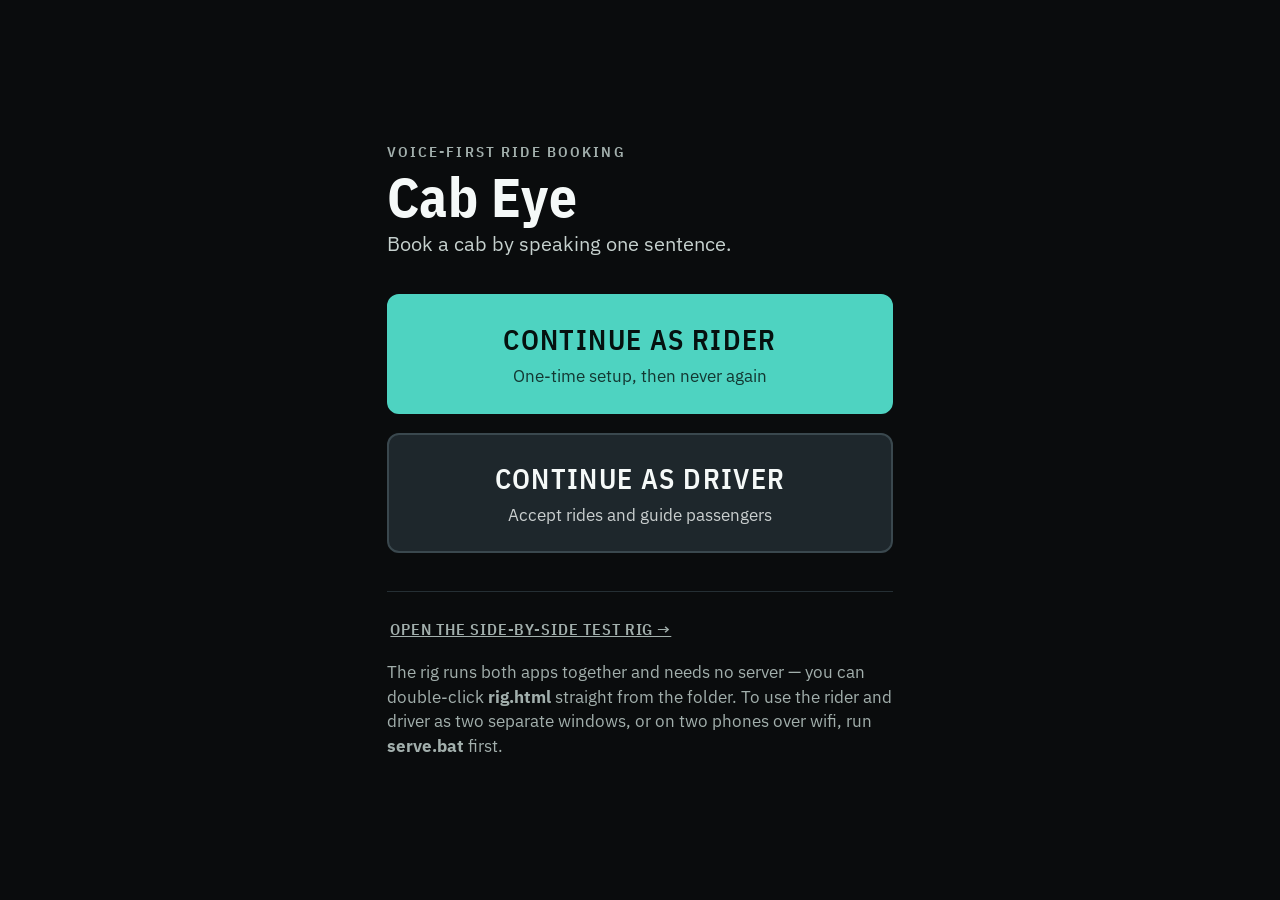
<file: index.html>
<!doctype html>
<html lang="en">
<head>
<meta charset="utf-8">
<meta name="viewport" content="width=device-width,initial-scale=1">
<title>Cab Eye</title>
<link rel="preconnect" href="https://fonts.googleapis.com">
<link rel="preconnect" href="https://fonts.gstatic.com" crossorigin>
<link rel="stylesheet" href="https://fonts.googleapis.com/css2?family=IBM+Plex+Mono:wght@400;500;600&family=IBM+Plex+Sans+Condensed:wght@500;600;700&family=IBM+Plex+Sans:wght@400;500;600;700&display=swap">
<link rel="stylesheet" href="css/theme.css">
<style>
  .shell{justify-content:center;gap:2rem}
  .mark{display:flex;flex-direction:column;gap:.4rem}
  .mark .name{font-family:var(--cond);font-size:2.9rem;font-weight:700;line-height:1;letter-spacing:.01em}
  .mark .tag{font-size:1.05rem;color:var(--ink-dim)}
  .roles{display:flex;flex-direction:column;gap:1rem}
  .foot{display:flex;flex-direction:column;gap:.7rem;padding-top:1rem;border-top:1px solid var(--line-soft)}
</style>
</head>
<body>

<main class="shell">

  <div class="mark">
    <span class="lbl">Voice-first ride booking</span>
    <span class="name">Cab&nbsp;Eye</span>
    <span class="tag">Book a cab by speaking one sentence.</span>
  </div>

  <div class="roles">
    <button class="act pri huge" id="go-rider">
      <span id="rider-label">Continue as Rider</span>
      <span class="sub" id="rider-sub">Voice booking, no screen needed</span>
    </button>

    <button class="act huge" id="go-driver">
      Continue as Driver
      <span class="sub">Accept rides and guide passengers</span>
    </button>
  </div>

  <div class="foot">
    <a class="linkbtn" href="rig.html">Open the side-by-side test rig →</a>
    <p class="tiny">
      The rig runs both apps together and needs no server — you can double-click
      <b>rig.html</b> straight from the folder. To use the rider and driver as two
      separate windows, or on two phones over wifi, run <b>serve.bat</b> first.
    </p>
  </div>

</main>

<script src="js/auth.js"></script>
<script>
  // A rider who has already been set up never sees a login screen again.
  if(CE.auth.riderReady()){
    document.getElementById("rider-sub").textContent =
      "Signed in as " + (CE.auth.session("rider").name || "Rider") + " — opens straight into the mic";
  } else {
    document.getElementById("rider-sub").textContent = "One-time setup, then never again";
  }

  document.getElementById("go-rider").addEventListener("click", ()=>{
    location.href = CE.auth.riderReady() ? "rider.html" : "login.html?role=rider";
  });

  document.getElementById("go-driver").addEventListener("click", ()=>{
    location.href = CE.auth.driverReady() ? "driver.html" : "login.html?role=driver";
  });
</script>
</body>
</html>
</file>
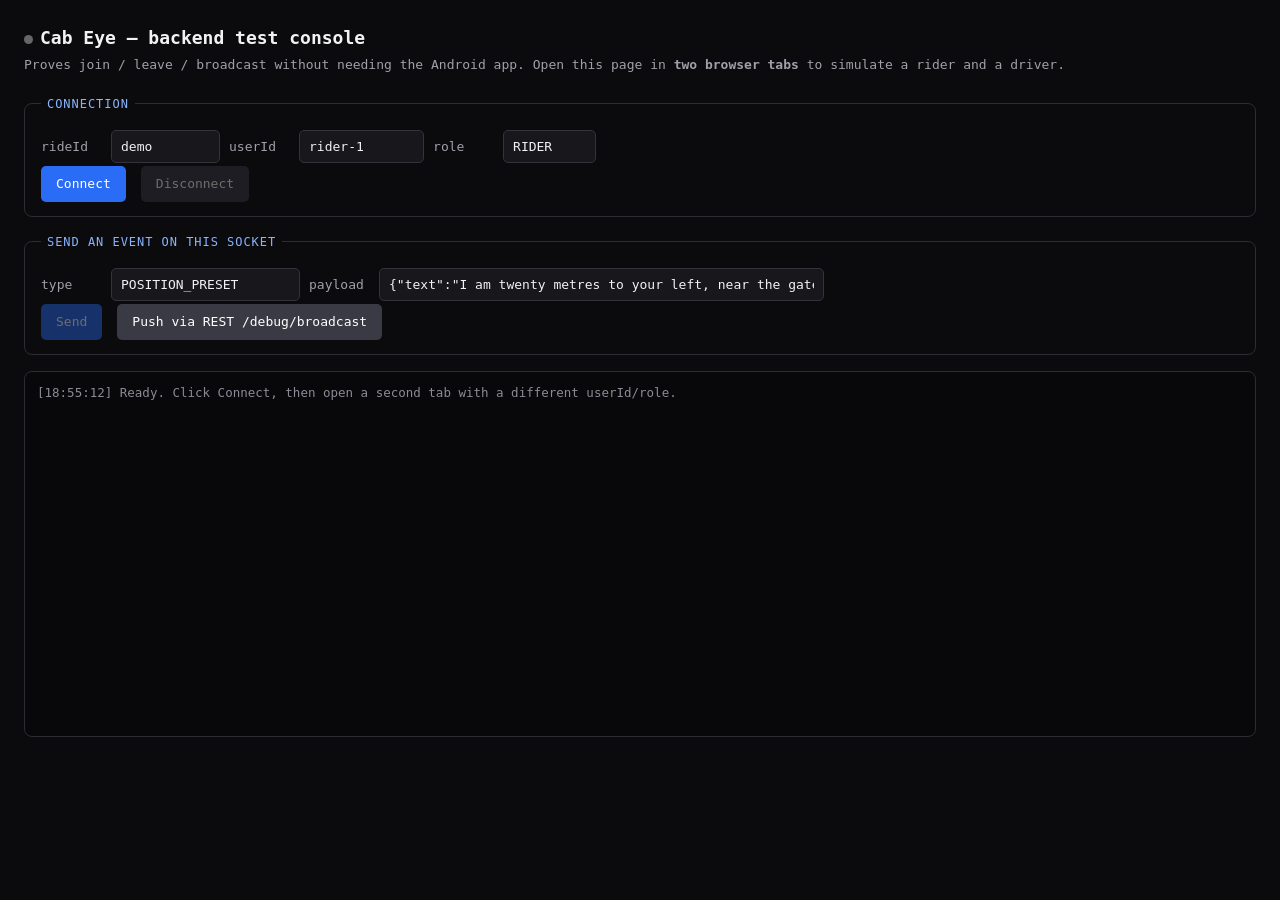
<file: backend/src/main/resources/static/index.html>
<!DOCTYPE html>
<html lang="en">
<head>
<meta charset="utf-8">
<meta name="viewport" content="width=device-width, initial-scale=1">
<title>Cab Eye — backend test console</title>
<style>
  :root { color-scheme: dark; }
  body { margin:0; padding:24px; background:#0b0b0d; color:#f2f2f4;
         font:15px/1.5 ui-monospace, "Cascadia Code", Consolas, monospace; }
  h1 { font-size:18px; margin:0 0 4px; }
  p.sub { margin:0 0 20px; color:#a0a0aa; font-size:13px; }
  fieldset { border:1px solid #2c2c33; border-radius:8px; margin:0 0 16px; padding:14px 16px; }
  legend { color:#8ab4ff; font-size:12px; text-transform:uppercase; letter-spacing:.08em; padding:0 6px; }
  label { display:inline-block; min-width:70px; color:#a0a0aa; font-size:13px; }
  input { background:#17171c; border:1px solid #33333c; color:#f2f2f4; border-radius:5px;
          padding:6px 9px; font:inherit; font-size:13px; margin:3px 0; }
  button { background:#2b6cf6; border:0; color:#fff; border-radius:5px; padding:8px 15px;
           font:inherit; font-size:13px; cursor:pointer; margin-right:6px; }
  button.alt { background:#3a3a44; }
  button:disabled { opacity:.4; cursor:not-allowed; }
  #log { background:#08080a; border:1px solid #2c2c33; border-radius:8px; padding:12px;
         height:340px; overflow-y:auto; white-space:pre-wrap; font-size:12.5px; }
  .in   { color:#7ee787; }
  .out  { color:#8ab4ff; }
  .meta { color:#8b8b96; }
  .err  { color:#ff7b72; }
  #dot { display:inline-block; width:9px; height:9px; border-radius:50%; background:#666; margin-right:7px; }
  #dot.on { background:#7ee787; }
</style>
</head>
<body>

<h1><span id="dot"></span>Cab Eye — backend test console</h1>
<p class="sub">Proves join / leave / broadcast without needing the Android app.
Open this page in <b>two browser tabs</b> to simulate a rider and a driver.</p>

<fieldset>
  <legend>Connection</legend>
  <label for="ride">rideId</label><input id="ride" value="demo" size="10">
  <label for="user">userId</label><input id="user" value="rider-1" size="12">
  <label for="role">role</label><input id="role" value="RIDER" size="8"><br>
  <button id="connect">Connect</button>
  <button id="disconnect" class="alt" disabled>Disconnect</button>
</fieldset>

<fieldset>
  <legend>Send an event on this socket</legend>
  <label for="type">type</label><input id="type" value="POSITION_PRESET" size="20">
  <label for="payload">payload</label><input id="payload" value='{"text":"I am twenty metres to your left, near the gate"}' size="52"><br>
  <button id="send" disabled>Send</button>
  <button id="serverPush" class="alt">Push via REST /debug/broadcast</button>
</fieldset>

<div id="log"></div>

<script>
  let ws = null;
  const $ = id => document.getElementById(id);
  const logEl = $('log');

  function log(cls, text) {
    const time = new Date().toTimeString().slice(0, 8);
    const line = document.createElement('div');
    line.className = cls;
    line.textContent = `[${time}] ${text}`;
    logEl.appendChild(line);
    logEl.scrollTop = logEl.scrollHeight;
  }

  function setConnected(on) {
    $('dot').classList.toggle('on', on);
    $('connect').disabled = on;
    $('disconnect').disabled = !on;
    $('send').disabled = !on;
  }

  $('connect').onclick = () => {
    const proto = location.protocol === 'https:' ? 'wss' : 'ws';
    const url = `${proto}://${location.host}/ws/ride`
              + `?rideId=${encodeURIComponent($('ride').value)}`
              + `&userId=${encodeURIComponent($('user').value)}`
              + `&role=${encodeURIComponent($('role').value)}`;
    log('meta', `connecting -> ${url}`);

    ws = new WebSocket(url);
    ws.onopen    = ()  => { setConnected(true);  log('meta', 'socket OPEN'); };
    ws.onmessage = e   => log('in',  'RECV  ' + e.data);
    ws.onerror   = ()  => log('err', 'socket ERROR (is the backend running on this port?)');
    ws.onclose   = e   => { setConnected(false); log('meta', `socket CLOSED code=${e.code}`); };
  };

  $('disconnect').onclick = () => ws && ws.close();

  $('send').onclick = () => {
    let payload;
    try {
      payload = $('payload').value.trim() ? JSON.parse($('payload').value) : {};
    } catch (err) {
      log('err', 'payload is not valid JSON: ' + err.message);
      return;
    }
    const msg = JSON.stringify({ type: $('type').value, payload });
    ws.send(msg);
    log('out', 'SEND  ' + msg);
    log('meta', 'note: the server echoes to the OTHER tab only, never back to the sender');
  };

  $('serverPush').onclick = async () => {
    const url = `/debug/broadcast?rideId=${encodeURIComponent($('ride').value)}`
              + `&type=${encodeURIComponent($('type').value)}`;
    try {
      const res  = await fetch(url, {
        method: 'POST',
        headers: { 'Content-Type': 'application/json' },
        body: $('payload').value.trim() || '{}'
      });
      const body = await res.json();
      log('out', `REST  POST ${url} -> delivered to ${body.delivered} session(s)`);
    } catch (err) {
      log('err', 'REST call failed: ' + err.message);
    }
  };

  log('meta', 'Ready. Click Connect, then open a second tab with a different userId/role.');
</script>

</body>
</html>
</file>
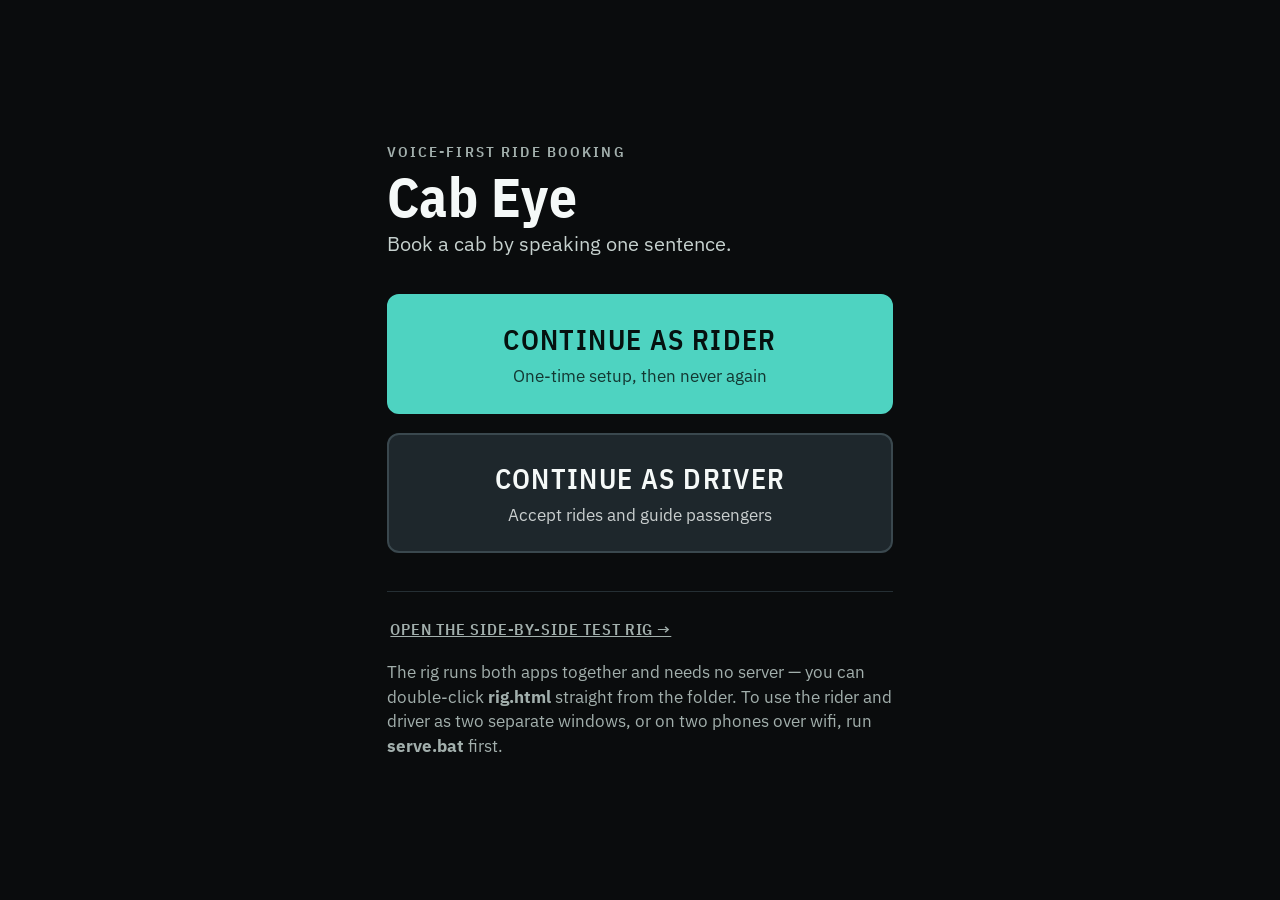
<file: driver.html>
<!doctype html>
<html lang="en">
<head>
<meta charset="utf-8">
<meta name="viewport" content="width=device-width,initial-scale=1">
<title>Cab Eye — Driver</title>
<link rel="preconnect" href="https://fonts.googleapis.com">
<link rel="preconnect" href="https://fonts.gstatic.com" crossorigin>
<link rel="stylesheet" href="https://fonts.googleapis.com/css2?family=IBM+Plex+Mono:wght@400;500;600&family=IBM+Plex+Sans+Condensed:wght@500;600;700&family=IBM+Plex+Sans:wght@400;500;600;700&display=swap">
<link rel="stylesheet" href="css/theme.css">
<style>
  body{overflow:hidden}
  .shell{height:100vh}
  #screen{flex:1;min-height:0;display:flex;flex-direction:column;gap:.9rem}
  .fill{flex:1;min-height:0;display:flex;flex-direction:column;justify-content:center;gap:.2rem}
  .fill.mid-center{align-items:center;text-align:center;gap:.7rem}
  .presets{display:flex;flex-direction:column;gap:.55rem}
  .preset{
    background:var(--raised);border:2px solid var(--line);border-radius:var(--r);
    padding:.9rem 1rem;font-size:1.05rem;text-align:left;line-height:1.35;color:var(--ink);
  }
  .preset:hover{background:var(--raised-2);border-color:var(--ink-faint)}
  .code{
    font-family:var(--mono);font-size:2.2rem;font-weight:600;letter-spacing:.18em;
    color:var(--teal);text-align:center;
  }
</style>
</head>
<body>

<main class="shell">
  <div class="topbar">
    <div>
      <div class="who" id="hello">Driver</div>
      <div class="role" id="vehicle"></div>
    </div>
    <div style="display:flex;gap:.9rem;align-items:center">
      <button class="linkbtn" id="b-auto">Auto: off</button>
      <button class="linkbtn" id="b-out">Sign out</button>
    </div>
  </div>

  <div id="screen"></div>
</main>

<script src="js/auth.js"></script>
<script src="js/bus.js"></script>
<script src="js/driver.js"></script>
</body>
</html>
</file>
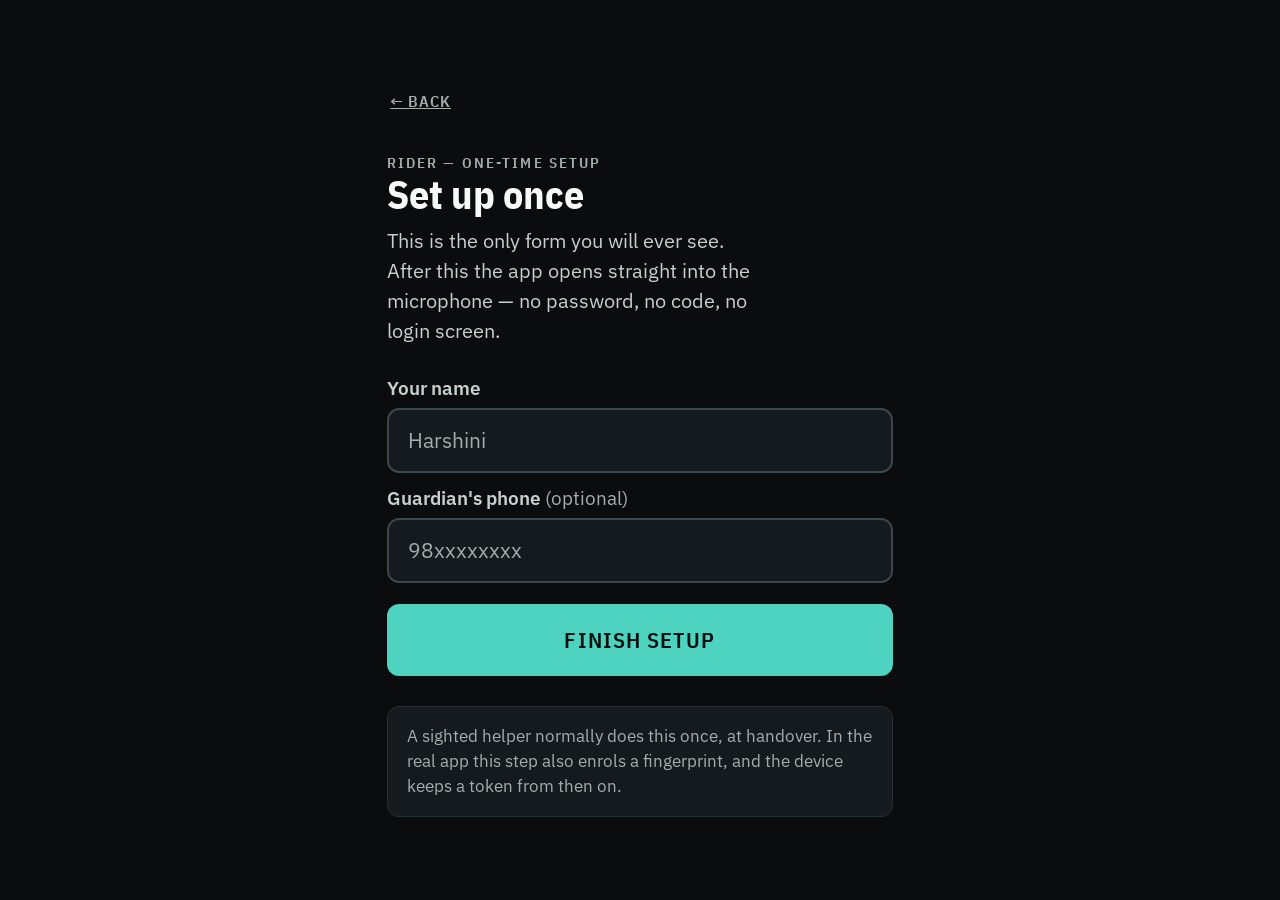
<file: login.html>
<!doctype html>
<html lang="en">
<head>
<meta charset="utf-8">
<meta name="viewport" content="width=device-width,initial-scale=1">
<title>Sign in — Cab Eye</title>
<link rel="preconnect" href="https://fonts.googleapis.com">
<link rel="preconnect" href="https://fonts.gstatic.com" crossorigin>
<link rel="stylesheet" href="https://fonts.googleapis.com/css2?family=IBM+Plex+Mono:wght@400;500;600&family=IBM+Plex+Sans+Condensed:wght@500;600;700&family=IBM+Plex+Sans:wght@400;500;600;700&display=swap">
<link rel="stylesheet" href="css/theme.css">
<style>
  .shell{justify-content:center;gap:1.6rem}
  form{display:flex;flex-direction:column;gap:1.1rem}
  .hint-box{background:var(--panel);border:1px solid var(--line-soft);
            border-radius:var(--r);padding:.9rem 1rem}
</style>
</head>
<body>

<main class="shell">
  <a class="linkbtn" href="index.html">← Back</a>

  <div>
    <span class="lbl" id="eyebrow">Sign in</span>
    <h1 class="big" id="heading">Sign in</h1>
    <p class="say" id="blurb" style="margin-top:.5rem"></p>
  </div>

  <div id="error" class="err" hidden></div>

  <form id="form" novalidate>
    <div id="fields" class="stack"></div>
    <button class="act pri" type="submit" id="submit">Continue</button>
  </form>

  <div class="hint-box" id="hint"></div>
</main>

<script src="js/auth.js"></script>
<script>
const role = new URLSearchParams(location.search).get("role") === "driver" ? "driver" : "rider";
const $ = id => document.getElementById(id);

if(role === "rider"){
  $("eyebrow").textContent = "Rider — one-time setup";
  $("heading").textContent = "Set up once";
  $("blurb").textContent =
    "This is the only form you will ever see. After this the app opens straight into the microphone — no password, no code, no login screen.";
  $("fields").innerHTML = `
    <div class="field">
      <label for="name">Your name</label>
      <input id="name" name="name" type="text" autocomplete="name" placeholder="Harshini" required>
    </div>
    <div class="field">
      <label for="guardian">Guardian's phone <span style="color:var(--ink-faint);font-weight:400">(optional)</span></label>
      <input id="guardian" name="guardian" type="tel" autocomplete="tel" placeholder="98xxxxxxxx">
    </div>`;
  $("submit").textContent = "Finish setup";
  $("hint").innerHTML = `<p class="tiny">
    A sighted helper normally does this once, at handover. In the real app this
    step also enrols a fingerprint, and the device keeps a token from then on.</p>`;
} else {
  $("eyebrow").textContent = "Driver";
  $("heading").textContent = "Driver sign in";
  $("blurb").textContent = "Conventional login — you are sighted, so a normal form is the right tool here.";
  $("fields").innerHTML = `
    <div class="field">
      <label for="email">Email</label>
      <input id="email" name="email" type="email" autocomplete="username" placeholder="ravi@cabeye.test" required>
    </div>
    <div class="field">
      <label for="pass">Password</label>
      <input id="pass" name="pass" type="password" autocomplete="current-password" placeholder="••••••••" required>
    </div>`;
  $("submit").textContent = "Sign in";
  $("hint").innerHTML = `<p class="tiny"><b>Demo accounts</b><br>
    ravi@cabeye.test &nbsp;·&nbsp; suresh@cabeye.test<br>
    password for both: <span class="mono">driver123</span></p>`;
}

$("form").addEventListener("submit", e=>{
  e.preventDefault();
  $("error").hidden = true;

  if(role === "rider"){
    const name = $("name").value.trim();
    if(!name){ fail("Please enter a name so the app can greet you."); return; }
    CE.auth.setupRider({name, guardian: $("guardian").value});
    location.href = "rider.html";
  } else {
    const s = CE.auth.loginDriver($("email").value, $("pass").value);
    if(!s){ fail("That email and password don't match. Try ravi@cabeye.test / driver123."); return; }
    location.href = "driver.html";
  }
});

function fail(msg){
  const e = $("error");
  e.textContent = msg;
  e.hidden = false;
  e.scrollIntoView({block:"nearest"});
}
</script>
</body>
</html>
</file>
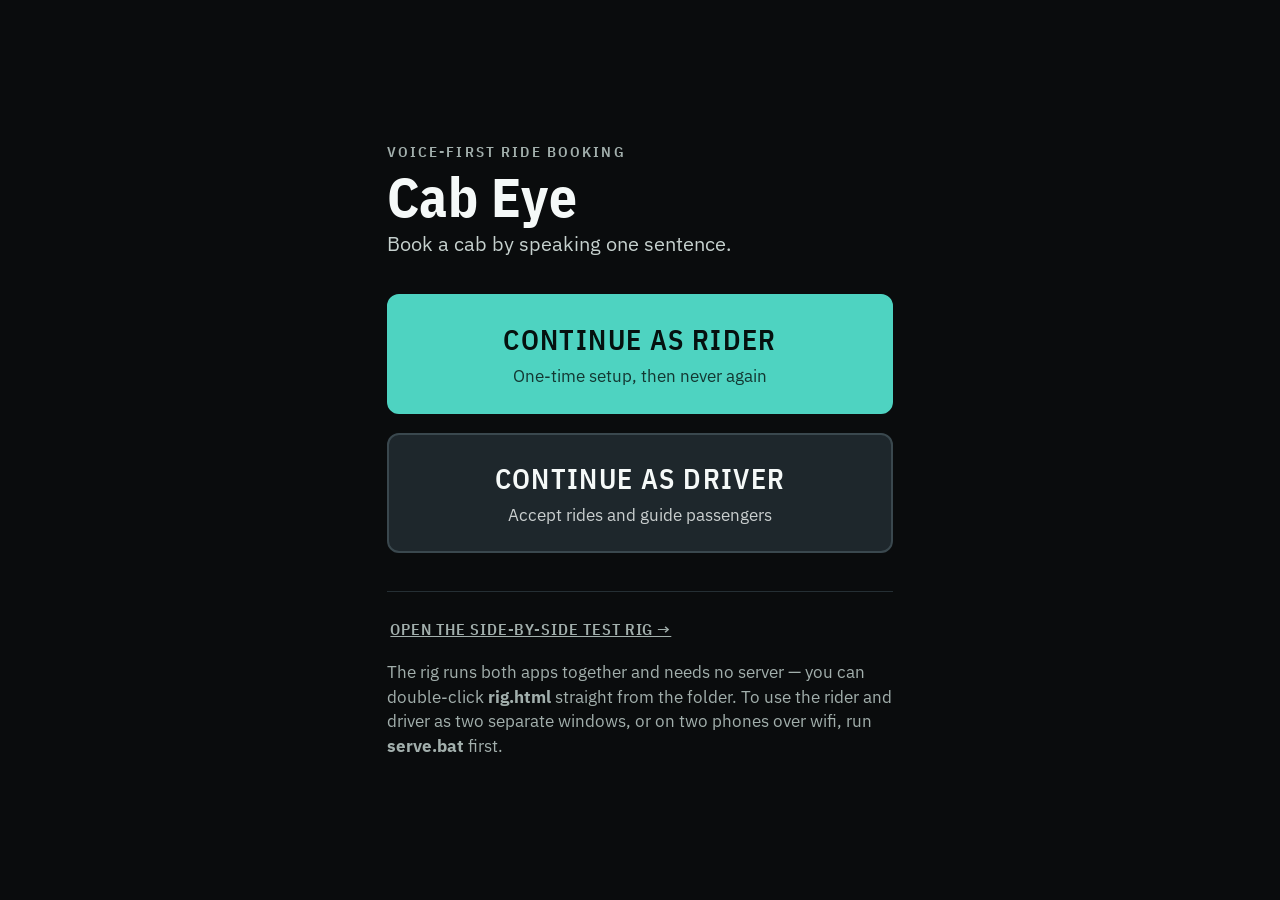
<file: rider.html>
<!doctype html>
<html lang="en">
<head>
<meta charset="utf-8">
<meta name="viewport" content="width=device-width,initial-scale=1">
<title>Cab Eye — Rider</title>
<link rel="preconnect" href="https://fonts.googleapis.com">
<link rel="preconnect" href="https://fonts.gstatic.com" crossorigin>
<link rel="stylesheet" href="https://fonts.googleapis.com/css2?family=IBM+Plex+Mono:wght@400;500;600&family=IBM+Plex+Sans+Condensed:wght@500;600;700&family=IBM+Plex+Sans:wght@400;500;600;700&display=swap">
<link rel="stylesheet" href="css/theme.css">
<style>
  body{overflow:hidden}
  .shell{height:100vh;position:relative;padding-right:2.6rem}

  /* the single surface — every state renders here, nothing navigates */
  #surface{
    flex:1;min-height:0;overflow-y:auto;
    display:flex;flex-direction:column;align-items:center;
    justify-content:center;justify-content:safe center;
    gap:1.05rem;text-align:center;padding:.6rem 0;
    scrollbar-width:none;
  }
  #surface::-webkit-scrollbar{width:0}

  .orb{
    width:min(160px,26vh);height:min(160px,26vh);border-radius:50%;
    border:4px solid var(--line);background:var(--panel);
    display:flex;align-items:center;justify-content:center;
    flex-shrink:0;font-size:2.9rem;line-height:1;
    transition:border-color .2s,background .2s;
  }
  .orb.live {border-color:var(--amber);background:rgba(245,182,92,.12);animation:breathe 1.5s ease-in-out infinite}
  .orb.think{border-color:var(--violet);background:rgba(176,166,240,.10);animation:breathe 1s ease-in-out infinite}
  .orb.ok   {border-color:var(--teal);background:rgba(78,211,193,.12)}
  @keyframes breathe{0%,100%{transform:scale(1)}50%{transform:scale(1.055)}}

  .talk{cursor:pointer;user-select:none;-webkit-user-select:none}

  .undo{width:100%;max-width:340px;height:8px;border-radius:4px;background:var(--raised);overflow:hidden}
  .undo i{display:block;height:100%;background:var(--amber)}

  .compass{
    width:132px;height:132px;border-radius:50%;border:3px solid var(--line);
    display:flex;align-items:center;justify-content:center;flex-shrink:0;
  }
  .compass span{font-size:3rem;line-height:1;color:var(--teal)}

  .chips{display:flex;flex-wrap:wrap;gap:.5rem;justify-content:center;max-width:420px}
  .chip{
    background:var(--raised);border:1px solid var(--line);border-radius:99px;
    padding:.55rem .95rem;font-size:.95rem;color:var(--ink-dim);
  }
  .chip:hover{background:var(--raised-2);color:var(--ink)}

  .sos-edge{
    position:absolute;right:0;top:0;bottom:0;width:2.4rem;
    background:linear-gradient(90deg,transparent,rgba(242,119,106,.20));
    display:flex;align-items:center;justify-content:center;writing-mode:vertical-rl;
    font-family:var(--cond);font-size:.85rem;font-weight:700;letter-spacing:.26em;
    color:var(--red);cursor:pointer;
  }
  .sos-edge:hover{background:linear-gradient(90deg,transparent,rgba(242,119,106,.34))}

  .sos-full{
    position:fixed;inset:0;background:rgba(18,4,3,.97);z-index:20;
    display:flex;flex-direction:column;align-items:center;justify-content:center;
    gap:1.2rem;padding:2rem;text-align:center;
  }
  .sos-full .stack{max-width:340px}

  .maxw{width:100%;max-width:340px}

  /* the ear indicator — shows when the app is actually listening */
  .ear{
    display:flex;align-items:center;gap:.55rem;
    background:var(--raised);border:2px solid var(--line);border-radius:99px;
    padding:.5rem 1rem;font-size:1rem;color:var(--ink-dim);
  }
  .ear .dot{width:11px;height:11px;border-radius:50%;background:var(--ink-faint);flex-shrink:0}
  .ear.on{border-color:var(--amber);color:var(--ink)}
  .ear.on .dot{background:var(--amber);animation:pulse 1.1s ease-in-out infinite}
  @keyframes pulse{0%,100%{opacity:1;transform:scale(1)}50%{opacity:.35;transform:scale(.75)}}

  /* Sleeping on the wake word is not the same as listening to you.
     Teal and slow = armed and filtering. Amber and quick = your turn. */
  .ear.sleep.on{border-color:var(--teal);color:var(--ink)}
  .ear.sleep.on .dot{background:var(--teal);animation:pulse 2.6s ease-in-out infinite}
  .ear.bad{border-color:var(--red);color:var(--red)}
  .ear.bad .dot{background:var(--red)}

  .orb.sleep{border-color:var(--teal);background:rgba(78,211,193,.08);
             animation:breathe 3.4s ease-in-out infinite}

  /* The one failure a blind user cannot see. Say it on screen too,
     for the sighted helper standing next to them. */
  .micwarn{
    max-width:360px;border:2px solid var(--red);border-radius:var(--r);
    background:rgba(242,119,106,.10);color:var(--ink);
    padding:.7rem .9rem;font-size:.95rem;line-height:1.4;
  }

  .micwarn .fix{margin:.55rem 0 0 1.1rem;padding:0;text-align:left}
  .micwarn .fix li{margin:.2rem 0;font-size:.92rem;color:var(--ink-dim)}
  .micwarn code{font-family:var(--mono);font-size:.88em;background:var(--raised);
                padding:.1rem .3rem;border-radius:4px;color:var(--ink)}

  .say em{font-style:normal;color:var(--ink-dim)}
  .tiny .linkbtn{margin-left:.4rem}
</style>
</head>
<body>

<main class="shell">
  <div class="topbar">
    <div>
      <div class="who" id="hello">Rider</div>
      <div class="role" id="mic-state">Mic closed</div>
    </div>
    <div style="display:flex;gap:.8rem;align-items:center">
      <button class="linkbtn" id="b-hands">Hands-free: on</button>
      <button class="linkbtn" id="b-audio">Audio on</button>
      <button class="linkbtn" id="b-out">Sign out</button>
    </div>
  </div>

  <div id="surface"></div>
  <div class="sos-edge" id="sos-edge" title="Emergency">SOS</div>
</main>

<script src="js/auth.js"></script>
<script src="js/bus.js"></script>
<script src="js/audio.js"></script>
<script src="js/api.js"></script>
<script src="js/nlu.js"></script>
<script src="js/voice.js"></script>
<script src="js/wake.js"></script>
<script src="js/rider.js"></script>
</body>
</html>
</file>
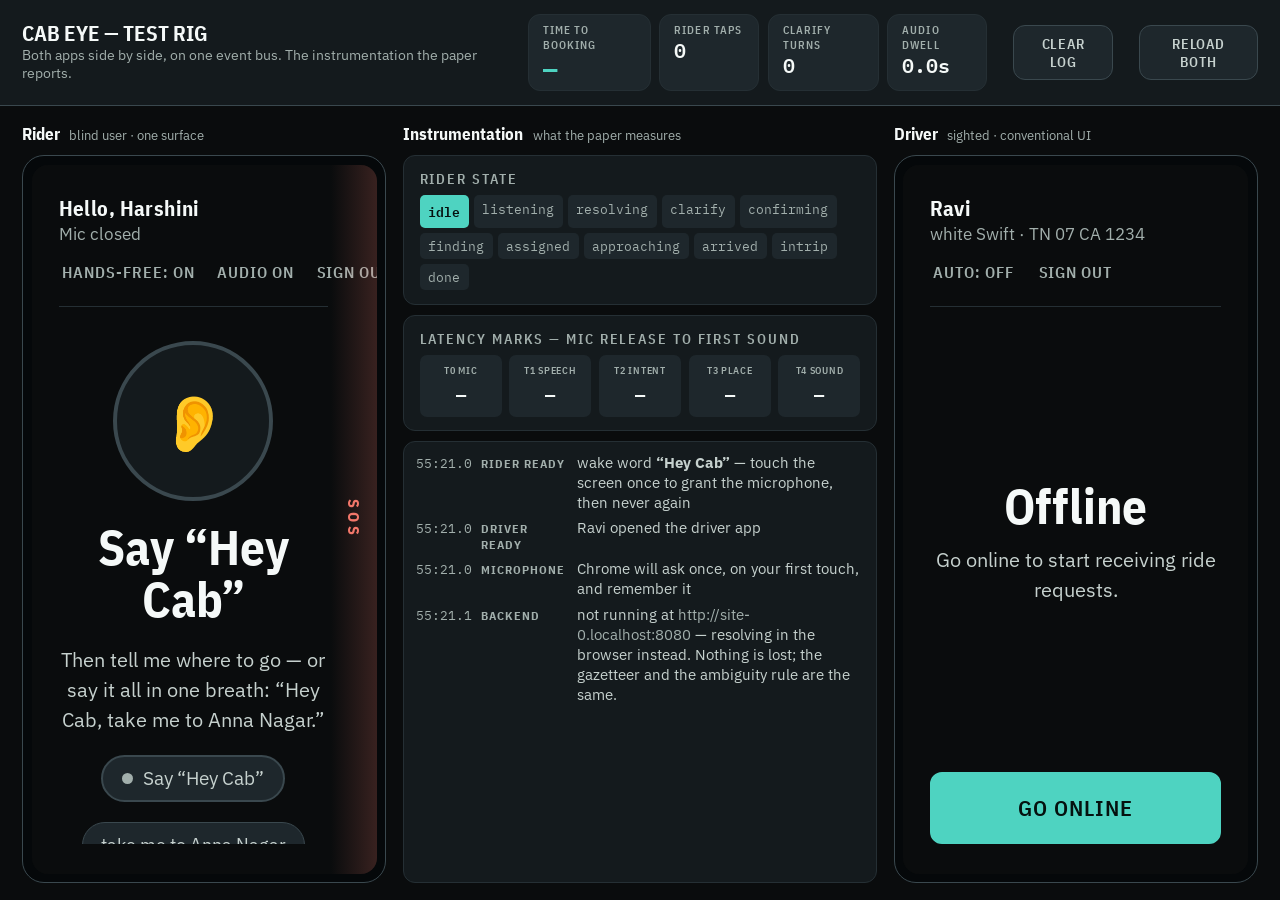
<file: rig.html>
<!doctype html>
<html lang="en">
<head>
<meta charset="utf-8">
<meta name="viewport" content="width=device-width,initial-scale=1">
<title>Cab Eye Test Rig</title>
<link rel="preconnect" href="https://fonts.googleapis.com">
<link rel="preconnect" href="https://fonts.gstatic.com" crossorigin>
<link rel="stylesheet" href="https://fonts.googleapis.com/css2?family=IBM+Plex+Mono:wght@400;500;600&family=IBM+Plex+Sans+Condensed:wght@500;600;700&family=IBM+Plex+Sans:wght@400;500;600;700&display=swap">
<link rel="stylesheet" href="css/theme.css">
<style>
  html{font-size:17px}
  body{height:100vh;overflow:hidden;display:grid;grid-template-rows:auto 1fr}

  .head{display:flex;align-items:center;gap:1.5rem;padding:.8rem 1.3rem;
        border-bottom:1px solid var(--line);background:var(--panel)}
  .brand h1{font-family:var(--cond);font-size:1.25rem;font-weight:700;line-height:1}
  .brand .sub{font-size:.82rem;color:var(--ink-faint);margin-top:.15rem}

  .gauges{display:flex;gap:.5rem;margin-left:auto}
  .gauge{background:var(--raised);border:1px solid var(--line-soft);
         border-radius:var(--r);padding:.45rem .8rem;min-width:100px}
  .gauge .lbl{font-size:.66rem;letter-spacing:.1em;display:block;margin-bottom:.15rem}
  .gauge .val{font-family:var(--mono);font-size:1.15rem;font-weight:600;
              font-variant-numeric:tabular-nums;line-height:1.1;color:var(--ink)}
  .gauge.hero .val{color:var(--teal);font-size:1.4rem}

  .btn{background:var(--raised);border:1px solid var(--line);border-radius:var(--r);
       padding:.5rem .85rem;font-family:var(--cond);font-size:.82rem;font-weight:600;
       letter-spacing:.06em;text-transform:uppercase;color:var(--ink-dim)}
  .btn:hover{background:var(--raised-2);color:var(--ink)}

  .rig{display:grid;grid-template-columns:minmax(320px,1fr) minmax(420px,1.3fr) minmax(320px,1fr);
       gap:1rem;padding:1rem 1.3rem;min-height:0}
  .col{display:flex;flex-direction:column;gap:.6rem;min-height:0}
  .col-head{display:flex;align-items:baseline;gap:.55rem}
  .col-head .who{font-family:var(--cond);font-size:1rem;font-weight:700}
  .col-head .tag{font-size:.78rem;color:var(--ink-faint)}

  .phone{flex:1;min-height:0;background:#05080A;border:1px solid var(--line);
         border-radius:22px;padding:.5rem;display:flex}
  .phone iframe{flex:1;border:0;border-radius:16px;background:var(--ground)}

  .card{background:var(--panel);border:1px solid var(--line-soft);border-radius:var(--r);padding:.8rem .9rem}
  .ladder{display:flex;flex-wrap:wrap;gap:.3rem}
  .step{font-family:var(--mono);font-size:.74rem;padding:.3rem .5rem;border-radius:5px;
        background:var(--raised);color:var(--ink-faint)}
  .step.done{color:var(--ink-dim)}
  .step.now{background:var(--teal);color:var(--on-accent);font-weight:600}

  .marks{display:grid;grid-template-columns:repeat(5,1fr);gap:.45rem}
  .mk{background:var(--raised);border-radius:7px;padding:.5rem .5rem;text-align:center}
  .mk .lbl{font-size:.6rem;letter-spacing:.07em;display:block;margin-bottom:.2rem}
  .mk .val{font-family:var(--mono);font-size:1rem;font-weight:600;font-variant-numeric:tabular-nums}
  .mk.hit .val{color:var(--amber)}

  .log{flex:1;min-height:0;overflow-y:auto;background:var(--panel);
       border:1px solid var(--line-soft);border-radius:var(--r);
       padding:.6rem .7rem;display:flex;flex-direction:column;gap:.35rem;
       scrollbar-width:thin;scrollbar-color:var(--line) transparent}
  .log::-webkit-scrollbar{width:8px}
  .log::-webkit-scrollbar-thumb{background:var(--line);border-radius:4px}

  .ev{display:grid;grid-template-columns:56px 88px 1fr;gap:.5rem;align-items:baseline;
      font-size:.87rem;line-height:1.35}
  .ev .t{font-family:var(--mono);font-size:.75rem;color:var(--ink-faint);font-variant-numeric:tabular-nums}
  .ev .k{font-family:var(--cond);font-size:.7rem;font-weight:700;letter-spacing:.09em;text-transform:uppercase}
  .ev.user .k{color:var(--amber)}
  .ev.sys  .k{color:var(--teal)}
  .ev.ear  .k{color:var(--violet)}
  .ev.drv  .k{color:var(--green)}
  .ev.warn .k{color:var(--red)}
  .ev.note .k{color:var(--ink-faint)}
  .ev.note .m{color:var(--ink-dim)}
  .ev .m em{font-style:normal;color:var(--ink-faint)}

  .filewarn{
    background:rgba(242,119,106,.14);border-bottom:2px solid var(--red);
    color:var(--ink);padding:.75rem 1.3rem;font-size:.95rem;line-height:1.5;
  }
  .filewarn b{color:var(--red)}
  .filewarn code{font-family:var(--mono);font-size:.88em;background:var(--raised);
                 padding:.1rem .35rem;border-radius:4px}
</style>
</head>
<body>

<!-- The one banner that had to exist. Opened from disk, this page
     looks completely healthy while the microphone is unreachable. -->
<div class="filewarn" id="filewarn" hidden>
  <b>The microphone is switched off because this page was opened from a file.</b>
  Chrome only grants microphone access over <code>http://localhost</code> or HTTPS.
  Close this, run <code>serve.bat</code> (or <code>python -m http.server 8000</code>)
  in the project folder, and open <code>http://localhost:8000/rig.html</code>.
</div>

<header class="head">
  <div class="brand">
    <h1>CAB EYE — TEST RIG</h1>
    <div class="sub">Both apps side by side, on one event bus. The instrumentation the paper reports.</div>
  </div>

  <div class="gauges">
    <div class="gauge hero"><span class="lbl">Time to booking</span><span class="val" id="g-ttcb">—</span></div>
    <div class="gauge"><span class="lbl">Rider taps</span><span class="val" id="g-taps">0</span></div>
    <div class="gauge"><span class="lbl">Clarify turns</span><span class="val" id="g-turns">0</span></div>
    <div class="gauge"><span class="lbl">Audio dwell</span><span class="val" id="g-dwell">0.0s</span></div>
  </div>

  <button class="btn" id="b-clear">Clear log</button>
  <button class="btn" id="b-reload">Reload both</button>
</header>

<main class="rig">
  <section class="col">
    <div class="col-head"><span class="who">Rider</span><span class="tag">blind user · one surface</span></div>
    <div class="phone"><iframe id="f-rider" src="rider.html?demo=1" title="Rider app"
        allow="microphone; autoplay"></iframe></div>
  </section>

  <section class="col">
    <div class="col-head"><span class="who">Instrumentation</span><span class="tag">what the paper measures</span></div>

    <div class="card">
      <span class="lbl" style="display:block;margin-bottom:.45rem">Rider state</span>
      <div class="ladder" id="ladder"></div>
    </div>

    <div class="card">
      <span class="lbl" style="display:block;margin-bottom:.45rem">Latency marks — mic release to first sound</span>
      <div class="marks">
        <div class="mk" id="m-0"><span class="lbl">T0 mic</span><span class="val">—</span></div>
        <div class="mk" id="m-1"><span class="lbl">T1 speech</span><span class="val">—</span></div>
        <div class="mk" id="m-2"><span class="lbl">T2 intent</span><span class="val">—</span></div>
        <div class="mk" id="m-3"><span class="lbl">T3 place</span><span class="val">—</span></div>
        <div class="mk" id="m-4"><span class="lbl">T4 sound</span><span class="val">—</span></div>
      </div>
    </div>

    <div class="log" id="log"></div>
  </section>

  <section class="col">
    <div class="col-head"><span class="who">Driver</span><span class="tag">sighted · conventional UI</span></div>
    <div class="phone"><iframe id="f-driver" src="driver.html?demo=1" title="Driver app"
        allow="microphone; autoplay"></iframe></div>
  </section>
</main>

<script src="js/auth.js"></script>
<script src="js/bus.js"></script>
<script>
// The rig signs both roles in so the two frames boot straight into the apps.
CE.auth.ensureDemo();

// Secure context or not? Everything voice depends on this one answer.
const SECURE = window.isSecureContext ||
               location.protocol === "https:" ||
               location.hostname === "localhost" ||
               location.hostname === "127.0.0.1";
if(!SECURE){
  document.getElementById("filewarn").hidden = false;
  document.body.style.gridTemplateRows = "auto auto 1fr";
}

const $ = id => document.getElementById(id);
const T = CE.bus.T;
const STATES = ["idle","listening","resolving","clarify","confirming",
                "finding","assigned","approaching","arrived","intrip","done"];

function ladder(now){
  const i = STATES.indexOf(now);
  $("ladder").innerHTML = STATES.map((s,j)=>
    `<span class="step ${j===i?"now":(j<i?"done":"")}">${s}</span>`).join("");
}
ladder("idle");

CE.bus.on(T.STATE, p=>{ if(p.rider) ladder(p.rider); });

CE.bus.on(T.MARKS, p=>{
  (p.marks || []).forEach((v,i)=>{
    const el = $("m-"+i); if(!el) return;
    el.querySelector(".val").textContent = v === null || v === undefined ? "—" : Math.round(v)+"ms";
    el.classList.toggle("hit", v !== null && v !== undefined);
  });
});

CE.bus.on(T.METRICS, p=>{
  $("g-ttcb").textContent  = p.ttcb === null || p.ttcb === undefined ? "—" : p.ttcb.toFixed(2)+"s";
  $("g-taps").textContent  = p.taps ?? 0;
  $("g-turns").textContent = p.turns ?? 0;
  $("g-dwell").textContent = (p.dwell ?? 0).toFixed(1)+"s";
});

CE.bus.on(T.LOG, p=>{
  const el = document.createElement("div");
  el.className = "ev " + (p.kind || "note");
  const t = new Date();
  const ts = t.toTimeString().slice(3,8) + "." + String(t.getMilliseconds()).padStart(3,"0")[0];
  el.innerHTML = `<span class="t">${ts}</span><span class="k">${p.key}</span><span class="m">${p.msg}</span>`;
  $("log").appendChild(el);
  $("log").scrollTop = $("log").scrollHeight;
});

$("b-clear").addEventListener("click", ()=>{ $("log").innerHTML = ""; });
$("b-reload").addEventListener("click", ()=>{
  $("f-rider").contentWindow.location.reload();
  $("f-driver").contentWindow.location.reload();
  $("log").innerHTML = "";
  ladder("idle");
});
</script>
</body>
</html>
</file>
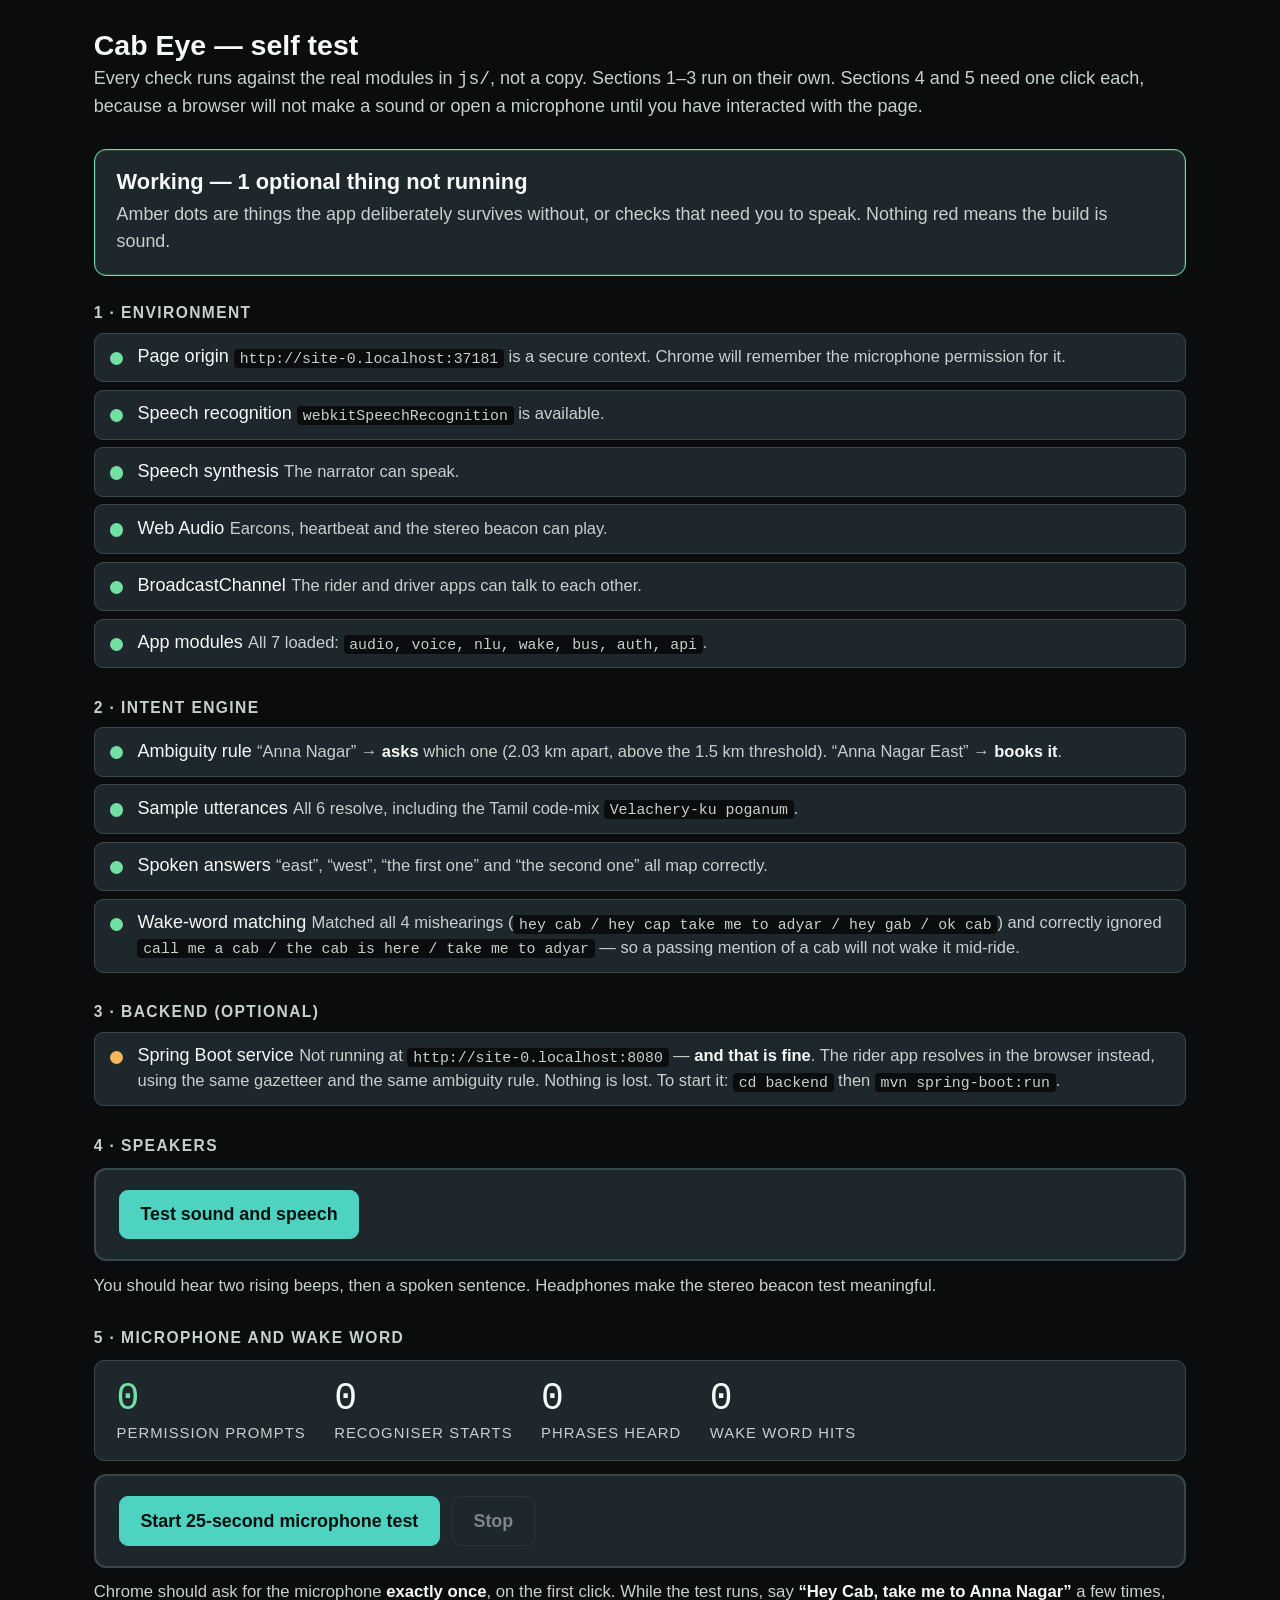
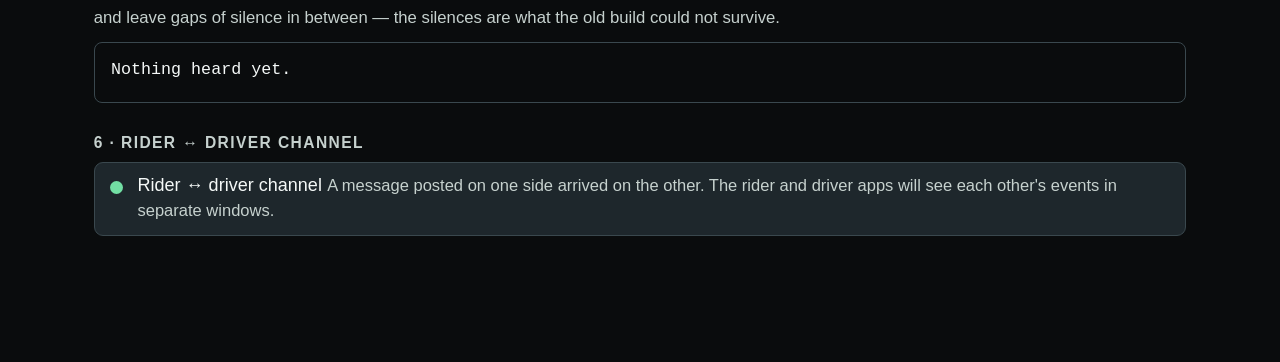
<file: selftest.html>
<!doctype html>
<html lang="en">
<head>
<meta charset="utf-8">
<meta name="viewport" content="width=device-width,initial-scale=1">
<title>Cab Eye — self test</title>

<!-- ═══════════════════════════════════════════════════════════
     This counter is installed BEFORE any app module loads, so it
     sees every microphone acquisition the app makes from its very
     first instruction. That number is the whole point of this page:
     each getUserMedia call is one chance for Chrome to show a
     permission dialog, so the count IS the number of prompts a user
     could be hit with. The bug this page exists to prove dead showed
     up here as one call every three seconds.
     ═══════════════════════════════════════════════════════════ -->
<script>
window.__gum = 0; window.__srStarts = 0; window.__gumTimes = [];
(function(){
  if(navigator.mediaDevices && navigator.mediaDevices.getUserMedia){
    var md = navigator.mediaDevices, real = md.getUserMedia.bind(md);
    md.getUserMedia = function(c){
      window.__gum++; window.__gumTimes.push(Math.round(performance.now()));
      return real(c);
    };
  }
  var SR = window.SpeechRecognition || window.webkitSpeechRecognition;
  if(SR && SR.prototype && SR.prototype.start){
    var s = SR.prototype.start;
    SR.prototype.start = function(){ window.__srStarts++; return s.apply(this, arguments); };
  }
})();
</script>

<link rel="stylesheet" href="css/theme.css">
<style>
  /* Borrow the app's own palette rather than inventing a second one —
     a diagnostic that looks like a different product invites the
     suspicion that it is testing a different product. */
  :root{
    --pass:var(--green); --fail:var(--red); --warn:var(--amber);
    --idle:var(--ink-faint); --accent:var(--teal);
  }
  body{max-width:60rem;margin:0 auto;padding:1.5rem 1.25rem 5rem;
       background:var(--ground);color:var(--ink);font-family:var(--sans)}
  h1{font-size:1.5rem;margin:0 0 .2rem}
  .sub{color:var(--ink-dim);margin:0 0 1.5rem;font-size:.95rem;line-height:1.5}

  /* The verdict banner. Big, because it is the one thing you read. */
  .verdict{border-radius:12px;padding:1rem 1.15rem;margin:0 0 1.5rem;
           border:1px solid var(--line);background:var(--raised)}
  .verdict h2{margin:0 0 .3rem;font-size:1.15rem}
  .verdict p{margin:0;color:var(--ink-dim);font-size:.94rem;line-height:1.55}
  .verdict.good{border-color:var(--pass);box-shadow:inset 0 0 0 1px rgba(61,220,151,.18)}
  .verdict.bad {border-color:var(--fail);box-shadow:inset 0 0 0 1px rgba(255,107,107,.18)}
  .verdict.busy{border-color:var(--warn)}

  section{margin:0 0 1.6rem}
  section > h3{font-size:.82rem;letter-spacing:.09em;text-transform:uppercase;
               color:var(--ink-dim);margin:0 0 .55rem;font-weight:600}

  .row{display:flex;gap:.75rem;align-items:flex-start;padding:.6rem .8rem;
       border:1px solid var(--line);border-radius:9px;margin-bottom:.4rem;
       background:var(--raised)}
  .dot{flex:0 0 auto;width:.7rem;height:.7rem;border-radius:50%;
       background:var(--idle);margin-top:.35rem;transition:background .2s}
  .dot.pass{background:var(--pass)} .dot.fail{background:var(--fail)}
  .dot.warn{background:var(--warn)}
  .dot.run{background:var(--warn);animation:pulse 1s ease-in-out infinite}
  @keyframes pulse{50%{opacity:.3}}
  @media (prefers-reduced-motion:reduce){ .dot.run{animation:none} }

  .row .txt{flex:1;min-width:0}
  .row .name{font-size:.95rem;font-weight:500}
  .row .detail{font-size:.87rem;color:var(--ink-dim);margin-top:.15rem;
               line-height:1.5;word-wrap:break-word}
  .row .detail code{font-family:var(--mono);font-size:.9em;background:var(--ground);
                    padding:.08rem .3rem;border-radius:4px}
  .row .detail b{color:var(--ink)}

  .act{display:flex;gap:.6rem;flex-wrap:wrap;margin:.7rem 0 0}
  button{font:inherit;font-size:.94rem;padding:.7rem 1.1rem;border-radius:9px;
         border:1px solid var(--line);background:var(--raised);color:var(--ink);
         cursor:pointer;min-height:48px}
  button:hover:not(:disabled){border-color:var(--accent)}
  button:disabled{opacity:.45;cursor:default}
  button.primary{background:var(--accent);border-color:var(--accent);color:var(--on-accent);font-weight:600}

  /* The prompt counter — the headline number of this whole page. */
  .counter{display:flex;gap:1.5rem;flex-wrap:wrap;padding:1rem 1.15rem;
           border:1px solid var(--line);border-radius:10px;background:var(--raised);
           margin:.7rem 0}
  .counter .k{font-family:var(--mono);font-size:2rem;line-height:1;display:block}
  .counter .l{font-size:.78rem;color:var(--ink-dim);text-transform:uppercase;
              letter-spacing:.07em;margin-top:.35rem;display:block}
  .counter .k.pass{color:var(--pass)} .counter .k.fail{color:var(--fail)}

  .heard{font-family:var(--mono);font-size:.88rem;background:var(--ground);
         border:1px solid var(--line);border-radius:8px;padding:.7rem .85rem;
         margin:.6rem 0 0;min-height:3.2rem;max-height:11rem;overflow:auto;
         white-space:pre-wrap;line-height:1.6}
  .heard .w{color:var(--pass)}
  .heard .d{color:var(--ink-dim)}

  .note{font-size:.88rem;color:var(--ink-dim);line-height:1.55;margin:.6rem 0 0}
  .note b{color:var(--ink)}
  a{color:var(--accent)}
</style>
</head>
<body>

<h1>Cab Eye — self test</h1>
<p class="sub">
  Every check runs against the real modules in <code>js/</code>, not a copy.
  Sections 1&ndash;3 run on their own. Sections 4 and 5 need one click each,
  because a browser will not make a sound or open a microphone until you
  have interacted with the page.
</p>

<div class="verdict busy" id="verdict">
  <h2 id="v-title">Running&hellip;</h2>
  <p id="v-body">Checking the environment and the intent engine.</p>
</div>

<section>
  <h3>1 &middot; Environment</h3>
  <div id="s-env"></div>
</section>

<section>
  <h3>2 &middot; Intent engine</h3>
  <div id="s-nlu"></div>
</section>

<section>
  <h3>3 &middot; Backend (optional)</h3>
  <div id="s-api"></div>
</section>

<section>
  <h3>4 &middot; Speakers</h3>
  <div id="s-out"></div>
  <div class="act">
    <button id="btn-out" class="primary">Test sound and speech</button>
  </div>
  <p class="note">
    You should hear two rising beeps, then a spoken sentence. Headphones make
    the stereo beacon test meaningful.
  </p>
</section>

<section>
  <h3>5 &middot; Microphone and wake word</h3>

  <div class="counter">
    <div><span class="k" id="c-gum">&mdash;</span>
         <span class="l">permission prompts</span></div>
    <div><span class="k" id="c-sr">&mdash;</span>
         <span class="l">recogniser starts</span></div>
    <div><span class="k" id="c-heard">&mdash;</span>
         <span class="l">phrases heard</span></div>
    <div><span class="k" id="c-wake">&mdash;</span>
         <span class="l">wake&nbsp;word hits</span></div>
  </div>

  <div id="s-mic"></div>

  <div class="act">
    <button id="btn-mic" class="primary">Start 25-second microphone test</button>
    <button id="btn-stop" disabled>Stop</button>
  </div>

  <p class="note">
    Chrome should ask for the microphone <b>exactly once</b>, on the first
    click. While the test runs, say <b>&ldquo;Hey Cab, take me to Anna
    Nagar&rdquo;</b> a few times, and leave gaps of silence in between &mdash;
    the silences are what the old build could not survive.
  </p>

  <div class="heard" id="heard">Nothing heard yet.</div>
</section>

<section>
  <h3>6 &middot; Rider &harr; driver channel</h3>
  <div id="s-bus"></div>
</section>

<script src="js/audio.js"></script>
<script src="js/voice.js"></script>
<script src="js/nlu.js"></script>
<script src="js/wake.js"></script>
<script src="js/bus.js"></script>
<script src="js/auth.js"></script>
<script src="js/api.js"></script>

<script>
/* ═══════════════════════════════════════════════════════════
   The harness. Deliberately dumb: every check is a function that
   returns {state, detail}, and nothing here shares state with the
   app beyond calling into it. A diagnostic that can itself fail in
   interesting ways is not a diagnostic.
   ═══════════════════════════════════════════════════════════ */

const $ = id => document.getElementById(id);
const rows = {};

function row(host, key, name, state, detail){
  let r = rows[key];
  if(!r){
    r = document.createElement("div");
    r.className = "row";
    r.innerHTML = `<span class="dot"></span>
      <span class="txt"><span class="name"></span>
      <span class="detail"></span></span>`;
    $(host).appendChild(r);
    rows[key] = r;
  }
  r.querySelector(".dot").className = "dot " + (state || "");
  r.querySelector(".name").textContent = name;
  r.querySelector(".detail").innerHTML = detail || "";
  r.dataset.state = state || "";
  return r;
}

function tally(){
  const all = Object.values(rows);
  return {
    fail: all.filter(r => r.dataset.state === "fail").length,
    warn: all.filter(r => r.dataset.state === "warn").length,
    pass: all.filter(r => r.dataset.state === "pass").length,
    run:  all.filter(r => r.dataset.state === "run").length
  };
}

function verdict(){
  const t = tally();
  const v = $("verdict");
  if(t.run){ return; }                     // leave the running banner alone
  if(t.fail){
    v.className = "verdict bad";
    $("v-title").textContent = t.fail + (t.fail === 1 ? " check failed" : " checks failed");
    $("v-body").innerHTML = "Look for the red dots below. Each one says what to do.";
  }else if(t.warn){
    v.className = "verdict good";
    $("v-title").textContent = "Working — " + t.warn +
      (t.warn === 1 ? " optional thing not running" : " optional things not running");
    $("v-body").innerHTML = "Amber dots are things the app deliberately survives " +
      "without, or checks that need you to speak. Nothing red means the build is sound.";
  }else{
    v.className = "verdict good";
    $("v-title").textContent = "All " + t.pass + " checks passed";
    $("v-body").innerHTML = "The microphone opens once, the wake word fires, and the " +
                            "intent engine resolves. This is a working build.";
  }
}

/* ── 1 · environment ─────────────────────────────────────── */

function checkEnv(){
  const secure = window.isSecureContext ||
                 location.protocol === "https:" ||
                 location.hostname === "localhost" ||
                 location.hostname === "127.0.0.1";

  row("s-env","origin","Page origin", secure ? "pass" : "fail",
    secure
      ? `<code>${location.origin}</code> is a secure context. Chrome will
         remember the microphone permission for it.`
      : `<b>This is the problem.</b> <code>${location.protocol}//</code> is not a
         secure context, so Chrome refuses to remember a microphone grant and
         re-asks every few seconds. Close this tab, run <code>serve.bat</code>,
         and open <code>http://localhost:8000/selftest.html</code>.`);

  const SR = window.SpeechRecognition || window.webkitSpeechRecognition;
  row("s-env","sr","Speech recognition", SR ? "pass" : "fail",
    SR ? "<code>webkitSpeechRecognition</code> is available."
       : "Not available. This needs desktop <b>Google Chrome</b> or Edge. " +
         "Firefox and Safari cannot do this at all.");

  const tts = "speechSynthesis" in window;
  row("s-env","tts","Speech synthesis", tts ? "pass" : "fail",
    tts ? "The narrator can speak." : "No <code>speechSynthesis</code>.");

  const ac = window.AudioContext || window.webkitAudioContext;
  row("s-env","ac","Web Audio", ac ? "pass" : "fail",
    ac ? "Earcons, heartbeat and the stereo beacon can play."
       : "No AudioContext — no earcons.");

  row("s-env","bc","BroadcastChannel", "BroadcastChannel" in window ? "pass" : "warn",
    "BroadcastChannel" in window
      ? "The rider and driver apps can talk to each other."
      : "Missing. The two apps will not see each other; the rig still works.");

  const mods = ["audio","voice","nlu","wake","bus","auth","api"];
  const missing = mods.filter(m => !window.CE || !CE[m]);
  row("s-env","mods","App modules", missing.length ? "fail" : "pass",
    missing.length
      ? `Did not load: <code>${missing.join(", ")}</code>. Check that the
         <code>js/</code> folder is next to this page.`
      : `All ${mods.length} loaded: <code>${mods.join(", ")}</code>.`);
}

/* ── 2 · intent engine ───────────────────────────────────── */

function checkNlu(){
  if(!window.CE || !CE.nlu){
    row("s-nlu","nlu","Intent engine","fail","<code>js/nlu.js</code> did not load.");
    return;
  }

  // The ambiguity rule is the research claim, so test both sides of it.
  const vague = CE.nlu.resolve("take me to Anna Nagar");
  const exact = CE.nlu.resolve("take me to Anna Nagar East");

  row("s-nlu","amb","Ambiguity rule",
    (vague.ask && !exact.ask) ? "pass" : "fail",
    (vague.ask && !exact.ask)
      ? `&ldquo;Anna Nagar&rdquo; &rarr; <b>asks</b> which one
         (${vague.div.toFixed(2)} km apart, above the ${CE.nlu.DIVERGE} km
         threshold). &ldquo;Anna Nagar East&rdquo; &rarr; <b>books it</b>.`
      : `Expected the vague one to ask and the exact one to book. Got
         ask=${vague.ask} and ask=${exact.ask}.`);

  // Every sample on the rider screen must resolve, or the demo dies.
  const bad = CE.nlu.SAMPLES.filter(s => !CE.nlu.resolve(s).ok);
  row("s-nlu","samples","Sample utterances", bad.length ? "fail" : "pass",
    bad.length
      ? `These did not resolve: <code>${bad.join(" | ")}</code>`
      : `All ${CE.nlu.SAMPLES.length} resolve, including the Tamil code-mix
         <code>Velachery-ku poganum</code>.`);

  // The one that used to be silently wrong: "the second one" contains
  // the word "one", so a naive first-then-second test sends the rider
  // to the wrong place while looking perfectly confident.
  const c = [{n:"Anna Nagar East"},{n:"Anna Nagar West"}];
  const picks = [
    ["east", 0], ["west", 1],
    ["the first one", 0], ["the second one", 1]
  ];
  const wrong = picks.filter(([t,e]) => CE.voice.pickCandidate(t, c) !== e);
  row("s-nlu","pick","Spoken answers", wrong.length ? "fail" : "pass",
    wrong.length
      ? `Wrong: ${wrong.map(([t,e])=>`&ldquo;${t}&rdquo; wanted ${e} got
         ${CE.voice.pickCandidate(t,c)}`).join("; ")}`
      : `&ldquo;east&rdquo;, &ldquo;west&rdquo;, &ldquo;the first one&rdquo; and
         &ldquo;the second one&rdquo; all map correctly.`);

  // Wake-word matching has two failure directions and they pull against
  // each other. Too strict and the app looks deaf, because recognisers
  // really do return "hey cap". Too loose and "call me a cab" wakes it
  // mid-ride. So test both directions, not just the forgiving one.
  const shouldWake = ["hey cab", "hey cap take me to adyar", "hey gab", "ok cab"];
  const shouldNot  = ["call me a cab", "the cab is here", "take me to adyar"];
  const missed = shouldWake.filter(h => !CE.wake.detect(h));
  const falsePos = shouldNot.filter(h => CE.wake.detect(h));

  row("s-nlu","wakefuzzy","Wake-word matching",
    (missed.length === 0 && falsePos.length === 0) ? "pass"
      : falsePos.length ? "fail" : "warn",
    (missed.length === 0 && falsePos.length === 0)
      ? `Matched all ${shouldWake.length} mishearings
         (<code>${shouldWake.join(" / ")}</code>) and correctly ignored
         <code>${shouldNot.join(" / ")}</code> — so a passing mention of a cab
         will not wake it mid-ride.`
      : [ missed.length   ? `Did not wake on: <code>${missed.join(" / ")}</code>.` : "",
          falsePos.length ? `<b>Woke when it should not:</b>
                             <code>${falsePos.join(" / ")}</code>. This is the
                             dangerous direction — tighten
                             <code>budget()</code> in <code>js/wake.js</code>.` : ""
        ].join(" "));
}

/* ── 3 · backend ─────────────────────────────────────────── */

async function checkApi(){
  row("s-api","probe","Spring Boot service","run",
      `Probing <code>${CE.api.base}</code>&hellip;`);

  const t0 = performance.now();
  const res = await CE.api.probe();
  const ms = Math.round(performance.now() - t0);

  if(!res.up){
    row("s-api","probe","Spring Boot service","warn",
      `Not running at <code>${CE.api.base}</code> &mdash; <b>and that is fine</b>.
       The rider app resolves in the browser instead, using the same gazetteer
       and the same ambiguity rule. Nothing is lost. To start it:
       <code>cd backend</code> then <code>mvn spring-boot:run</code>.`);
    verdict();
    return;
  }

  row("s-api","probe","Spring Boot service","pass",
    `Up at <code>${CE.api.base}</code>, answered in ${ms} ms.
     Cloud speech is ${res.cloudSpeech ? "<b>on</b>" : "off (browser speech only)"}.`);

  // If both engines are alive they must agree, or the fallback is a
  // trap: the app would behave differently depending on whether a
  // server happened to be running.
  row("s-api","parity","Browser / server parity","run","Comparing&hellip;");
  const cases = ["take me to Anna Nagar East","book an auto to T Nagar",
                 "I want to go to the airport","drop me at Besant Nagar"];
  const diffs = [];
  for(const t of cases){
    const local  = CE.nlu.resolve(t);
    const remote = await CE.api.interpret(t);
    if(!remote){ diffs.push(`${t} → server timed out`); continue; }
    const lp = local.ask ? "ASK" : (local.place && local.place.n);
    const rp = remote.ask ? "ASK" : (remote.place && remote.place.n);
    if(lp !== rp) diffs.push(`&ldquo;${t}&rdquo;: browser ${lp}, server ${rp}`);
  }
  row("s-api","parity","Browser / server parity", diffs.length ? "fail" : "pass",
    diffs.length
      ? `They disagree, so the fallback changes behaviour: ${diffs.join("; ")}`
      : `All ${cases.length} utterances resolve identically in both engines.
         The fallback is invisible to the user.`);
  verdict();
}

/* ── 4 · speakers ────────────────────────────────────────── */

$("btn-out").onclick = async ()=>{
  $("btn-out").disabled = true;
  row("s-out","ac2","Audio output","run","Playing two beeps&hellip;");
  try{
    CE.audio.unlock();
    CE.audio.earcon.booked();
    await new Promise(r => setTimeout(r, 700));
    row("s-out","ac2","Audio output","pass",
      "Two rising beeps played. If you heard nothing, check the system volume " +
      "and that this tab is not muted.");
  }catch(e){
    row("s-out","ac2","Audio output","fail", String(e));
  }

  // The watchdog case: Chrome's speechSynthesis sometimes never fires
  // onend, and the app opens the microphone from that callback. A
  // dropped event means a question nobody listens to.
  row("s-out","tts2","Narrator + onend","run","Speaking&hellip;");
  const t0 = performance.now();
  const fired = await new Promise(res=>{
    let done = false;
    CE.audio.speak("Microphone test ready. Say Hey Cab when the next section starts.",
                   0, ()=>{ done = true; res(true); });
    setTimeout(()=>{ if(!done) res(false); }, 9000);
  });
  const ms = Math.round(performance.now() - t0);
  row("s-out","tts2","Narrator + onend", fired ? "pass" : "fail",
    fired
      ? `Spoke and the completion callback fired after ${ms} ms. This is what the
         app waits on before opening the microphone.`
      : `The sentence finished but the callback never fired. The watchdog in
         <code>audio.js</code> should have caught this.`);

  $("btn-out").disabled = false;
  verdict();
};

/* ── 5 · microphone ──────────────────────────────────────── */

let micTimer = null, tick = null, heardCount = 0, wakeCount = 0;

function paintCounters(){
  const gum = window.__gum;
  $("c-gum").textContent = gum;
  $("c-gum").className = "k " + (gum <= 1 ? "pass" : "fail");
  $("c-sr").textContent = window.__srStarts;
  $("c-heard").textContent = heardCount;
  $("c-wake").textContent = wakeCount;
  $("c-wake").className = "k " + (wakeCount > 0 ? "pass" : "");
}

function logHeard(text, isWake){
  if($("heard").dataset.empty !== "no"){
    $("heard").textContent = ""; $("heard").dataset.empty = "no";
  }
  const s = document.createElement("div");
  s.className = isWake ? "w" : "d";
  s.textContent = (isWake ? "WAKE  " : "      ") + text;
  $("heard").appendChild(s);
  $("heard").scrollTop = $("heard").scrollHeight;
}

$("btn-mic").onclick = async ()=>{
  $("btn-mic").disabled = true; $("btn-stop").disabled = false;
  heardCount = wakeCount = 0;
  $("heard").textContent = "Listening…"; $("heard").dataset.empty = "yes";

  const before = window.__gum;

  row("s-mic","perm","Permission","run","Asking once&hellip;");
  const state = await CE.voice.queryPermission();
  const res = await CE.voice.requestPermission();

  if(!res.ok){
    row("s-mic","perm","Permission","fail", res.msg);
    $("btn-mic").disabled = false; $("btn-stop").disabled = true;
    paintCounters(); verdict();
    return;
  }

  row("s-mic","perm","Permission","pass",
    (state === "granted"
      ? "Already granted from a previous visit, so <b>no dialog appeared at all</b>."
      : `Asked once and granted. It used <b>${window.__gum - before}</b>
         acquisition, and Chrome has now remembered it for this origin.`) +
    (CE.voice.holding
      ? " The stream is <b>held open</b>, so nothing can prompt again."
      : " Running without a held stream (this machine's audio driver would not " +
        "share the device) &mdash; the saved permission covers it."));

  row("s-mic","listen","Standing listener","run",
      "Running. Say <b>&ldquo;Hey Cab, take me to Anna Nagar&rdquo;</b>.");

  CE.voice.onInterim = t => { /* live, but the final is what we log */ };

  CE.wake.arm({
    onHeard: (text, wasWake)=>{
      heardCount++; if(wasWake) wakeCount++;
      logHeard(text, wasWake);
      paintCounters();
    },
    onWake: payload=>{
      wakeCount++;
      logHeard("→ woke" + (payload ? ", heard: " + payload : ", waiting for the rest"), true);
      if(payload){
        const r = CE.nlu.resolve(payload);
        logHeard("→ " + (r.ok
          ? (r.ask ? "ambiguous, would ask which one"
                   : "would book " + r.place.n + (r.fast ? "  [fast path]" : ""))
          : "did not resolve"), true);
      }
      // Go straight back to sleep — this is a test, not a booking.
      setTimeout(()=>CE.wake.sleep(), 600);
      paintCounters();
    }
  });

  let left = 25;
  paintCounters();
  tick = setInterval(()=>{
    left--;
    row("s-mic","listen","Standing listener","run",
      `Listening — <b>${left}s</b> left. Say
       <b>&ldquo;Hey Cab, take me to Anna Nagar&rdquo;</b>, then stay quiet a
       moment, then say it again.`);
    paintCounters();
    if(left <= 0) finishMic();
  }, 1000);

  micTimer = setTimeout(finishMic, 25500);
};

function finishMic(){
  clearInterval(tick); clearTimeout(micTimer);
  CE.wake.disarm();
  $("btn-mic").disabled = false; $("btn-stop").disabled = true;

  const gum = window.__gum;
  row("s-mic","prompts","Permission prompts", gum <= 1 ? "pass" : "fail",
    gum <= 1
      ? `<b>${gum}</b> microphone acquisition for the whole session. The broken
         build made one roughly every three seconds; over 25 seconds that was
         about eight dialogs.`
      : `<b>${gum}</b> acquisitions — one of these is meant to be the only one.
         Times (ms): <code>${window.__gumTimes.join(", ")}</code>.`);

  row("s-mic","listen","Standing listener", heardCount ? "pass" : "warn",
    heardCount
      ? `Heard ${heardCount} phrase${heardCount===1?"":"s"} across the window,
         and the recogniser restarted ${window.__srStarts} time${window.__srStarts===1?"":"s"}
         without ever re-prompting. Restarts are normal — Chrome ends a session
         after silence and the app reopens it.`
      : `Nothing was heard. Check that the right input device is selected in
         Chrome (padlock &rarr; Site settings &rarr; Microphone), and that the
         browser tab is not muted.`);

  row("s-mic","wake","Wake word", wakeCount ? "pass" : (heardCount ? "fail" : "warn"),
    wakeCount
      ? `Fired ${wakeCount} time${wakeCount===1?"":"s"}. The trigger works with
         no tap.`
      : heardCount
        ? `Speech was heard but the wake phrase never matched. Look at the
           transcript below — if it shows something like <code>hey cab</code>
           spelled oddly, widen <code>PHRASES</code> in <code>js/wake.js</code>.`
        : `Not exercised, because nothing was heard.`);

  paintCounters();
  verdict();
}

$("btn-stop").onclick = finishMic;

/* ── 6 · the app-to-app channel ──────────────────────────── */

function checkBus(){
  if(!("BroadcastChannel" in window)){
    row("s-bus","bus","Rider ↔ driver channel","warn",
      "No BroadcastChannel in this browser.");
    return;
  }
  row("s-bus","bus","Rider ↔ driver channel","run","Sending a test event&hellip;");
  const a = new BroadcastChannel("cabeye.selftest");
  const b = new BroadcastChannel("cabeye.selftest");
  let got = false;
  b.onmessage = e=>{
    if(e.data && e.data.ping === 42) got = true;
  };
  a.postMessage({ping:42});
  setTimeout(()=>{
    row("s-bus","bus","Rider ↔ driver channel", got ? "pass" : "fail",
      got ? "A message posted on one side arrived on the other. The rider and " +
            "driver apps will see each other's events in separate windows."
          : "The message never arrived. The two apps will not sync.");
    a.close(); b.close();
    verdict();
  }, 300);
}

/* ── go ──────────────────────────────────────────────────── */

checkEnv();
checkNlu();
checkBus();
checkApi();
paintCounters();
setTimeout(verdict, 400);
</script>
</body>
</html>
</file>
<file: css/theme.css>
/* ═══════════════════════════════════════════════════════════
   CAB EYE — shared theme
   Dark, high contrast. Every text/ground pair is ≥ 7:1 (WCAG AAA).
   ═══════════════════════════════════════════════════════════ */

:root{
  /* grounds */
  --ground:#0A0C0D;
  --panel:#141A1D;
  --raised:#1E272C;
  --raised-2:#2A363C;
  --line:#3A484E;
  --line-soft:#252F34;

  /* text — bright, not grey */
  --ink:#F5F9F8;        /* 17:1 on ground */
  --ink-dim:#C6D1CE;    /* 11:1 */
  --ink-faint:#A2AFAC;  /*  7.4:1 — nothing dimmer than this exists */

  /* voices */
  --amber:#F5B65C;      /* the rider speaking   */
  --teal:#4ED3C1;       /* the system speaking  */
  --violet:#B0A6F0;     /* earcon, non-speech   */
  --red:#F2776A;        /* alert                */
  --green:#72DFA4;      /* driver events        */
  --on-accent:#05110F;

  --sans:"IBM Plex Sans",-apple-system,BlinkMacSystemFont,"Segoe UI",sans-serif;
  --cond:"IBM Plex Sans Condensed","IBM Plex Sans",-apple-system,"Segoe UI",sans-serif;
  --mono:"IBM Plex Mono",ui-monospace,"Cascadia Code",Consolas,monospace;

  --r:12px;
  --gap:1rem;
}

*{box-sizing:border-box;margin:0;padding:0}
html{font-size:19px}

body{
  background:var(--ground);
  color:var(--ink);
  font-family:var(--sans);
  -webkit-font-smoothing:antialiased;
  min-height:100vh;
}

button{font:inherit;color:inherit;background:none;border:none;cursor:pointer}
button:focus-visible,a:focus-visible,input:focus-visible{
  outline:3px solid var(--teal);outline-offset:3px;
}
a{color:var(--teal)}

/* ── type ─────────────────────────────────────────────── */
.lbl{
  font-family:var(--cond);font-size:.8rem;font-weight:600;
  letter-spacing:.14em;text-transform:uppercase;color:var(--ink-faint);
}
.display{font-family:var(--cond);font-size:2.6rem;font-weight:700;line-height:1.05;text-wrap:balance}
.big{font-family:var(--cond);font-size:2.1rem;font-weight:700;line-height:1.1;text-wrap:balance}
.mid{font-size:1.35rem;font-weight:600;line-height:1.3;text-wrap:balance}
.say{font-size:1.05rem;color:var(--ink-dim);line-height:1.5;max-width:32ch}
.tiny{font-size:.9rem;color:var(--ink-faint);line-height:1.45}
.mono{font-family:var(--mono);font-variant-numeric:tabular-nums}
.plate{font-family:var(--mono);font-size:1.25rem;font-weight:600;letter-spacing:.06em}
.amber{color:var(--amber)} .teal{color:var(--teal)} .red{color:var(--red)}
.center{text-align:center}

/* ── buttons ──────────────────────────────────────────── */
.act{
  width:100%;
  background:var(--raised);border:2px solid var(--line);
  border-radius:var(--r);padding:1.05rem 1.2rem;
  font-family:var(--cond);font-size:1.15rem;font-weight:600;
  letter-spacing:.05em;text-transform:uppercase;color:var(--ink);
  transition:background .14s,border-color .14s;
  min-height:64px;
}
.act:hover{background:var(--raised-2);border-color:var(--ink-faint)}
.act.pri{background:var(--teal);border-color:var(--teal);color:var(--on-accent)}
.act.pri:hover{background:#63E0CF;border-color:#63E0CF}
.act.danger{background:var(--red);border-color:var(--red);color:#160403}
.act.danger:hover{background:#F58879;border-color:#F58879}
.act.ghost{background:transparent;border-color:var(--line);color:var(--ink-dim)}
.act.ghost:hover{color:var(--ink)}
.act.huge{min-height:120px;font-size:1.45rem;flex-direction:column;gap:.35rem;display:flex;
          align-items:center;justify-content:center}
.act .sub{font-family:var(--sans);font-size:.9rem;font-weight:400;
          letter-spacing:0;text-transform:none;color:inherit;opacity:.8}

.stack{display:flex;flex-direction:column;gap:.7rem;width:100%}

/* ── fields ───────────────────────────────────────────── */
.field{display:flex;flex-direction:column;gap:.4rem;width:100%}
.field label{font-size:1rem;font-weight:600;color:var(--ink-dim)}
.field input{
  width:100%;background:var(--panel);border:2px solid var(--line);
  border-radius:var(--r);padding:.9rem 1rem;
  font-family:var(--sans);font-size:1.1rem;color:var(--ink);min-height:60px;
}
.field input::placeholder{color:var(--ink-faint)}
.field input:focus{border-color:var(--teal);outline:none}

.err{
  background:rgba(242,119,106,.15);border:2px solid var(--red);
  border-radius:var(--r);padding:.8rem 1rem;color:var(--ink);font-size:1rem;
}

/* ── surfaces ─────────────────────────────────────────── */
.card{background:var(--panel);border:1px solid var(--line-soft);border-radius:var(--r);padding:1rem 1.1rem}

.shell{
  min-height:100vh;display:flex;flex-direction:column;
  max-width:560px;margin:0 auto;padding:1.6rem 1.4rem;gap:1.2rem;
}

.topbar{
  display:flex;align-items:center;justify-content:space-between;
  gap:.9rem;flex-wrap:wrap;row-gap:.45rem;flex-shrink:0;
  padding-bottom:.9rem;border-bottom:1px solid var(--line-soft);
}
.topbar .who{font-family:var(--cond);font-size:1.1rem;font-weight:700;letter-spacing:.02em}
.topbar .role{font-size:.9rem;color:var(--ink-faint)}
.linkbtn{
  font-family:var(--cond);font-size:.82rem;font-weight:600;letter-spacing:.06em;
  text-transform:uppercase;color:var(--ink-faint);padding:.4rem .2rem;
  white-space:nowrap;
}
.linkbtn:hover{color:var(--ink)}

/* ── rows ─────────────────────────────────────────────── */
.row{
  display:flex;justify-content:space-between;align-items:baseline;gap:1rem;
  padding:.75rem 0;border-bottom:1px solid var(--line-soft);
}
.row .k{font-size:.95rem;color:var(--ink-faint)}
.row .v{font-size:1.15rem;font-weight:600;text-align:right}

.badge{
  background:rgba(242,119,106,.16);border:2px solid var(--red);
  border-radius:var(--r);padding:.85rem 1rem;
  font-family:var(--cond);font-size:1rem;font-weight:700;
  letter-spacing:.04em;color:var(--ink);text-align:center;line-height:1.35;
}
.badge b{color:var(--red)}

@media (prefers-reduced-motion:reduce){
  *{animation:none!important;transition:none!important}
}
</file>
